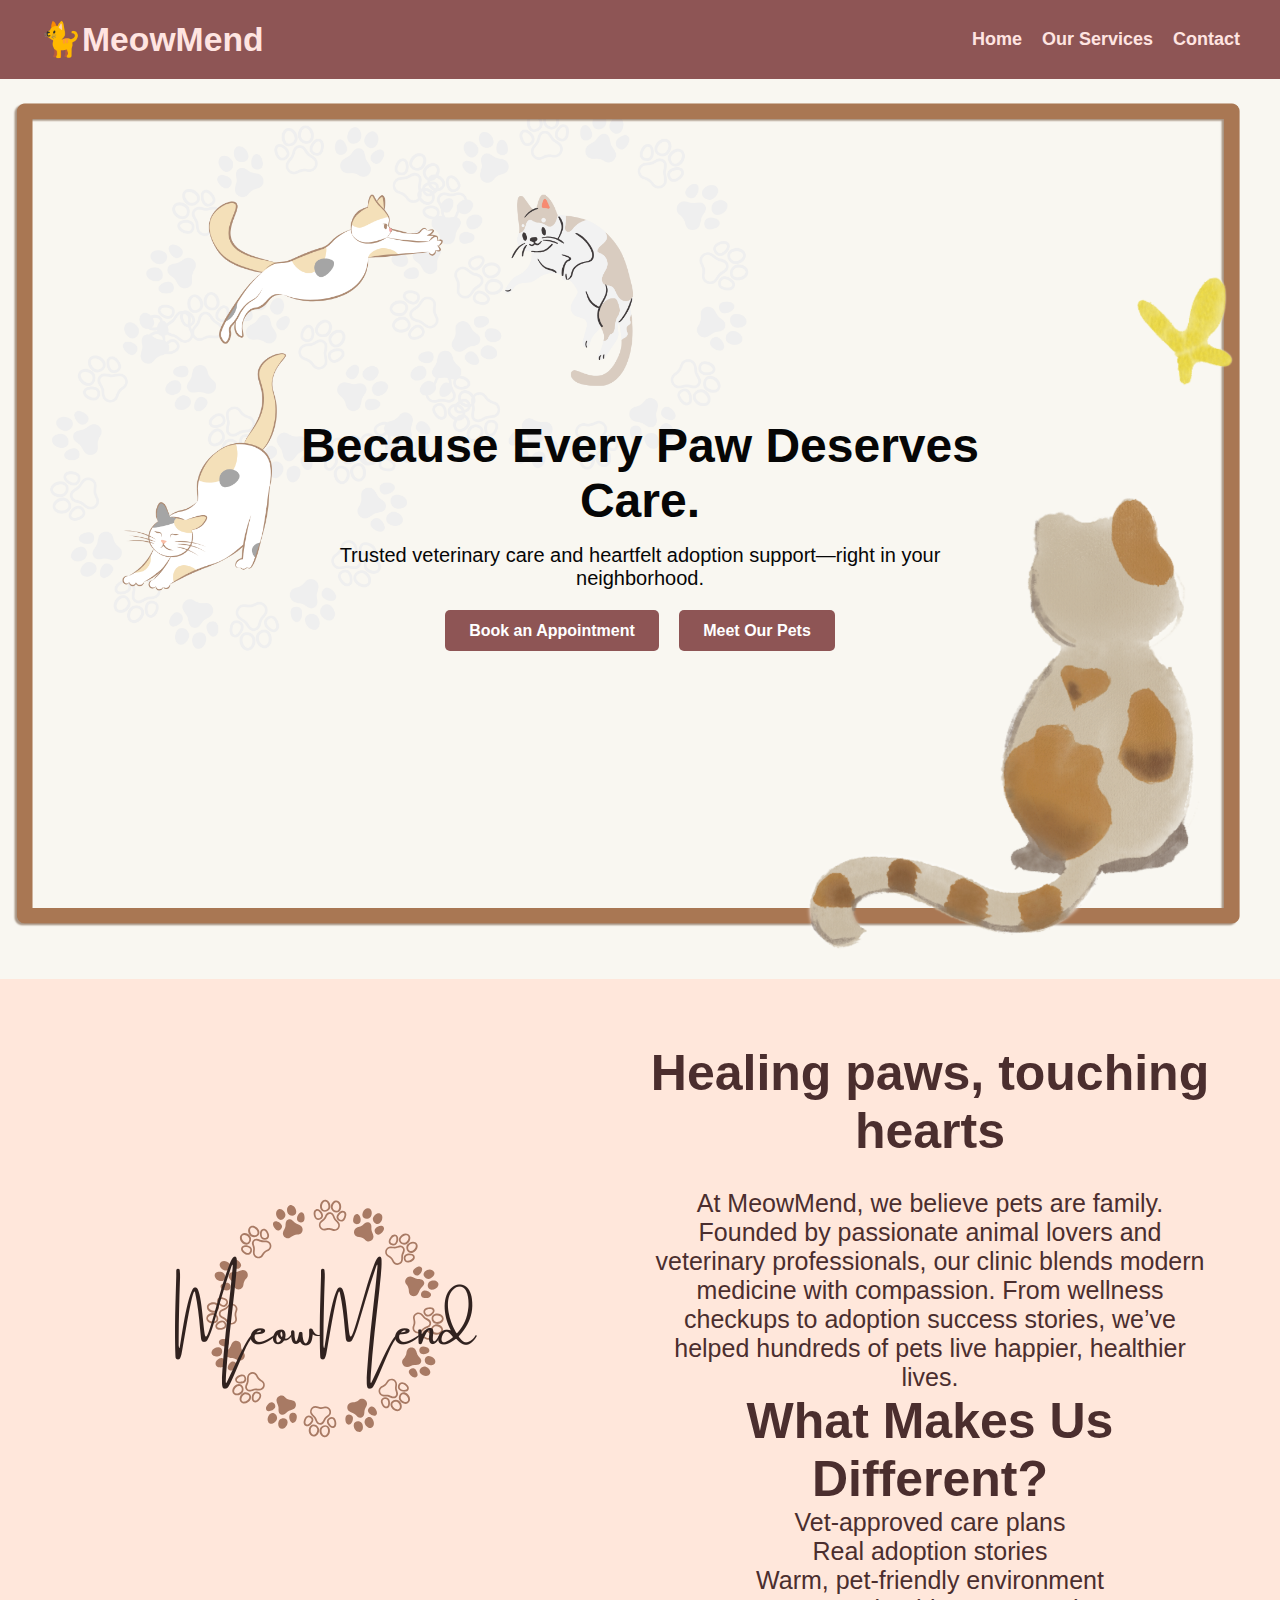
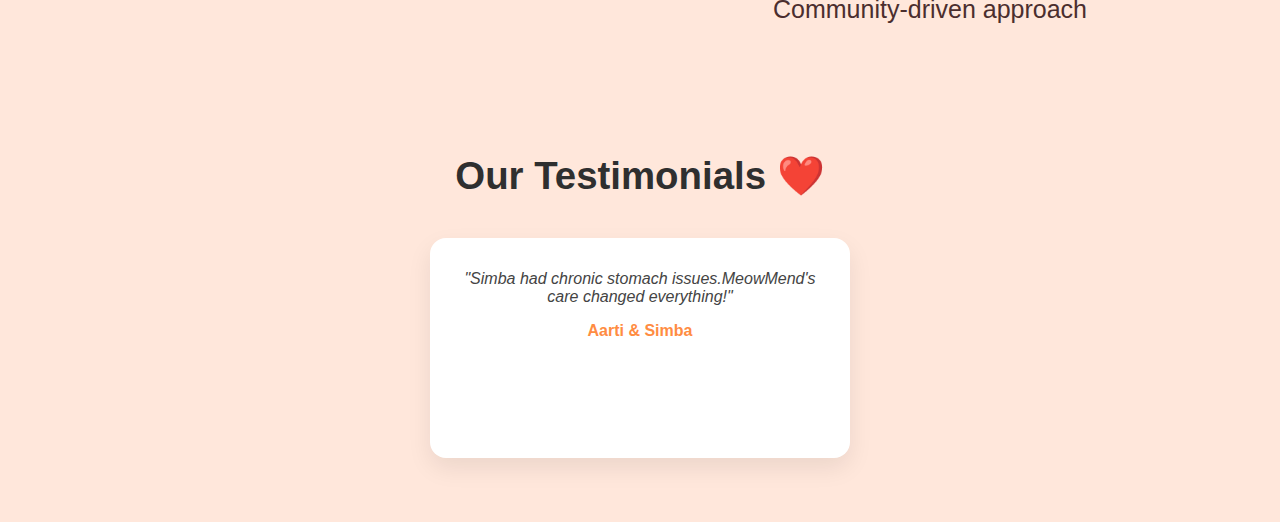
<file: index.html>
<!DOCTYPE html>
<html lang="en">
<head>
    <meta charset="UTF-8" />
    <meta name="viewport" content="width=device-width, initial-scale=1.0" />
    <title>🐈MeowMend</title>
    <link rel="stylesheet" href="styles.css">
</head>
<body>
    <header>
        <div class="logo"><h3>🐈MeowMend</h3></div>
        <nav>
            <ul>
                <li><a href="index.html" >Home</a></li>
                <li><a href="Service.html" target="_blank">Our Services</a></li>
                <!--<li><a href="adoption.html">Adoptation</a></li>-->
                <li><a href="contactus.html" target="_blank">Contact</a></li>
                <!--<li><a href="Aboutus.html">About Us</a></li>-->
            </ul>
        </nav>
    </header>
    <section class="hero">
    <div class="hero-content">
      <h1>Because Every Paw Deserves Care.</h1>
      <p>Trusted veterinary care and heartfelt adoption support—right in your neighborhood.</p>
      <div class="hero-buttons">
        <a href="appointment.html" target="_blank">Book an Appointment</a>
        <a href="adoption.html" target="_blank">Meet Our Pets</a>
      </div>
    </div>
  </section>
   <section class="about">
        <div class="about-content"></div>
        <div class="about-image">
          <img src="Logo.png" alt="shop_logo">
          </div>
          <div class="about-text">
            <h1>Healing paws, touching hearts</h1><br>
            <p>At MeowMend, we believe pets are family. Founded by passionate animal lovers and veterinary professionals, our clinic blends modern medicine with compassion. From wellness checkups to adoption success stories, we’ve helped hundreds of pets live happier, healthier lives.</p>
            <h1>What Makes Us Different?</h1>
            <ul>
                <li>Vet-approved care plans</li>
                <li>Real adoption stories</li>
                <li>Warm, pet-friendly environment</li>
                <li>Community-driven approach</li>
            </ul>
          </div>
    </section>
    <section class="testimonial-section">
    <h1 class="testimonial-title">Our Testimonials ❤️</h1>
    <div class="carousel-container">
      <div class="carousel-track">
        <div class="testimonial">
      <p>"Simba had chronic stomach issues.MeowMend's care changed everything!"</p>
      <div class="author">Aarti & Simba</div>
    </div>
    <div class="testimonial">
      <p>"Adopting Luna was seamless. She found her forever home and we found joy."</p>
      <div class="author">Jay & Luna</div>
    </div>
    <div class="testimonial">
      <p>"Mochi was anxious, but the gentle staff made her feel safe. Love this place!"</p>
      <div class="author">Nisha & Mochi</div>
    </div>
    <div class="testimonial">
      <p>"Our go-to clinic for Bubbles! Friendly, professional, and trustworthy."</p>
      <div class="author">Raghav & Bubbles</div>
    </div>
  </div>
</div>
</section>
</body>
</html>
</file>
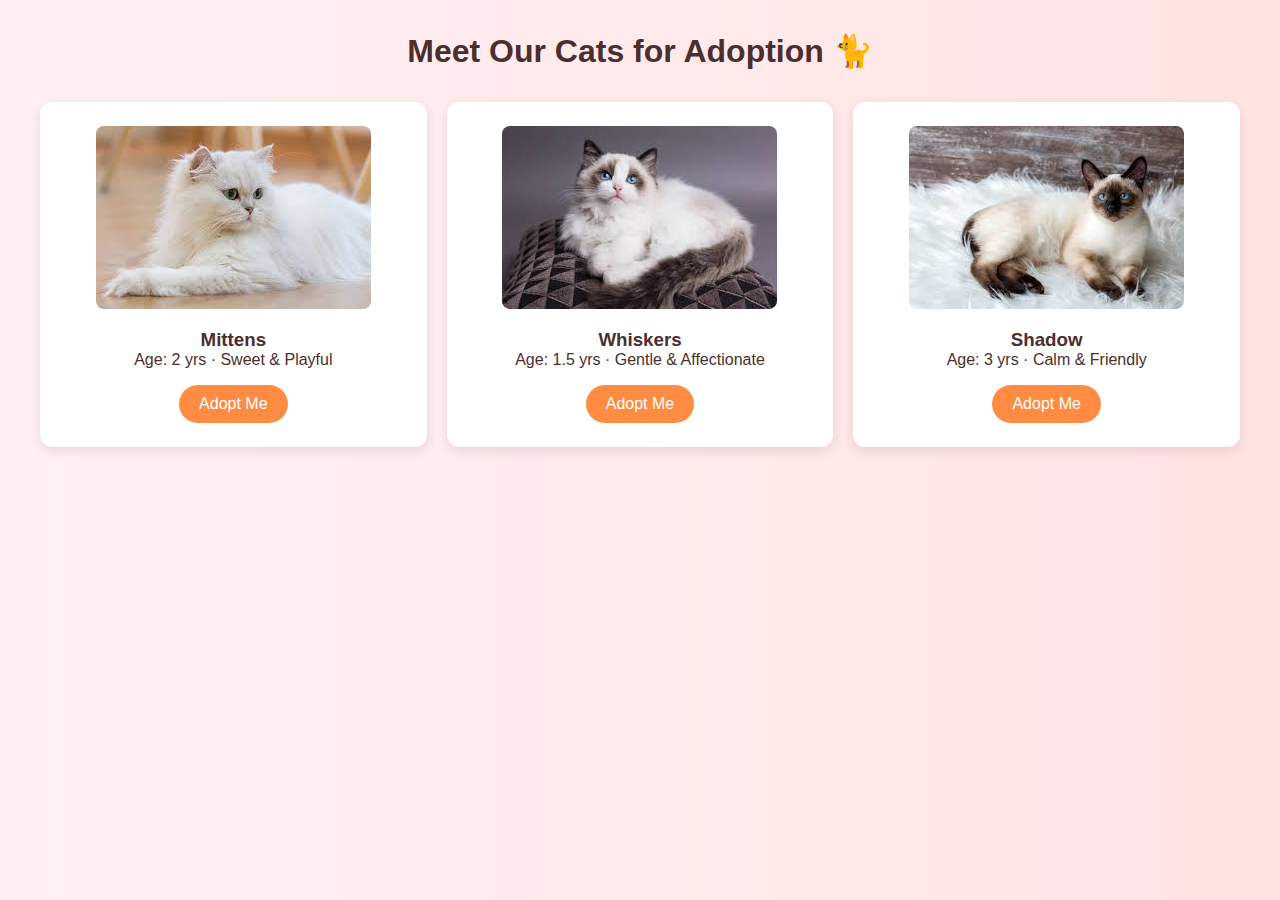
<file: adoption.html>
<!DOCTYPE html>
<html lang="en">

<head>
    <meta charset="UTF-8" />
    <meta name="viewport" content="width=device-width, initial-scale=1" />
    <title>Adopt a Cat - MeowMend</title>
    <link rel="stylesheet" href="styles.css" />
</head>

<body class="pet-style">
    <h1 class="text-center mt-2">Meet Our Cats for Adoption 🐈</h1>
    <section class="grid-3 mt-2 container">
        <div class="card bg-light">
            <img src="img1.jpg" alt="Mittens" />
            <h3>Mittens</h3>
            <p>Age: 2 yrs · Sweet & Playful</p>
            <button class="btn">Adopt Me</button>
        </div>
        <div class="card bg-light">
            <img src="img2.jpg" alt="Whiskers" />
            <h3>Whiskers</h3>
            <p>Age: 1.5 yrs · Gentle & Affectionate</p>
            <button class="btn">Adopt Me</button>
        </div>
        <div class="card bg-light">
            <img src="img3.jpg" alt="Shadow" />
            <h3>Shadow</h3>
            <p>Age: 3 yrs · Calm & Friendly</p>
            <button class="btn">Adopt Me</button>
        </div>
    </section>
</body>

</html>
</file>
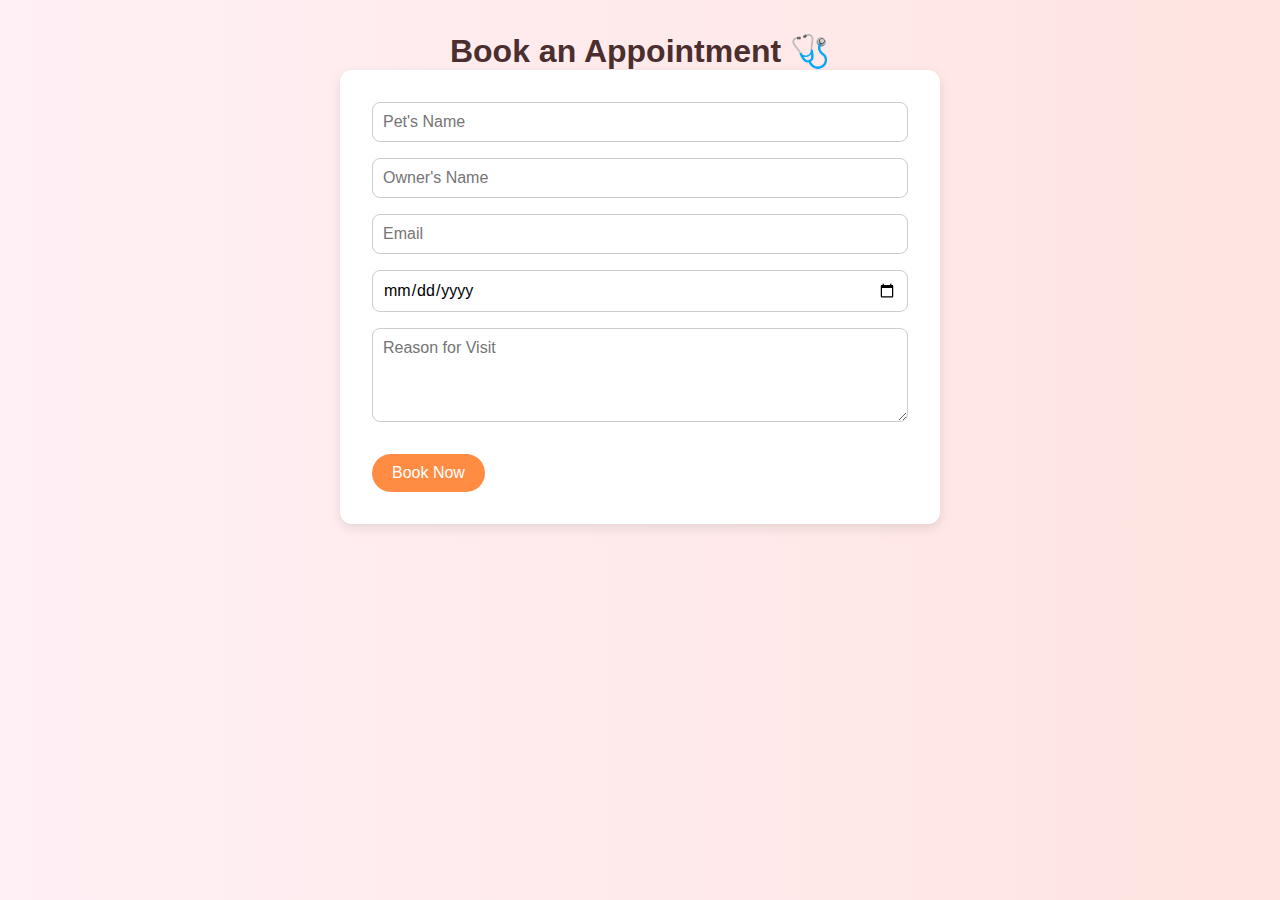
<file: appointment.html>
<!DOCTYPE html>
<html lang="en">

<head>
    <meta charset="UTF-8" />
    <meta name="viewport" content="width=device-width, initial-scale=1" />
    <title>Book Appointment - MeowMend</title>
    <link rel="stylesheet" href="styles.css" />
</head>

<body class="pet-style">
    <h1 class="text-center mt-2">Book an Appointment 🩺</h1>
    <div class="container-minimal">
        <form>
            <input type="text" placeholder="Pet's Name" required />
            <input type="text" placeholder="Owner's Name" required />
            <input type="email" placeholder="Email" required />
            <input type="date" required />
            <textarea placeholder="Reason for Visit" rows="4"></textarea>
            <button type="submit" class="btn mt-1">Book Now</button>
        </form>
    </div>
</body>

</html>
</file>
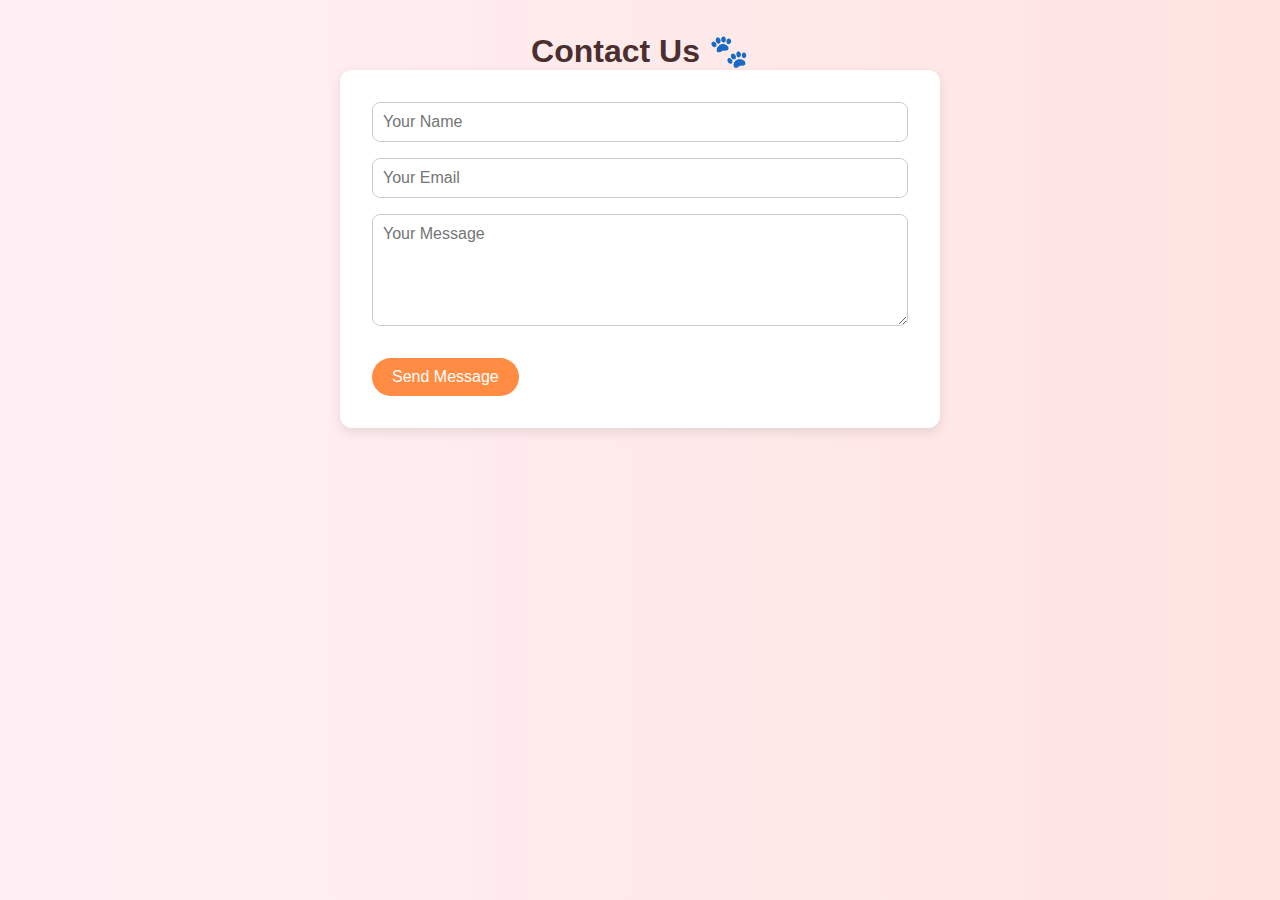
<file: contactus.html>
<!DOCTYPE html>
<html lang="en">

<head>
    <meta charset="UTF-8" />
    <meta name="viewport" content="width=device-width, initial-scale=1" />
    <title>Contact Us - MeowMend</title>
    <link rel="stylesheet" href="styles.css" />
</head>

<body class="pet-style">
    <h1 class="text-center mt-2">Contact Us 🐾</h1>
    <div class="container-minimal">
        <form>
            <input type="text" placeholder="Your Name" required />
            <input type="email" placeholder="Your Email" required />
            <textarea placeholder="Your Message" rows="5"></textarea>
            <button type="submit" class="btn mt-1">Send Message</button>
        </form>
    </div>
</body>

</html>
</file>
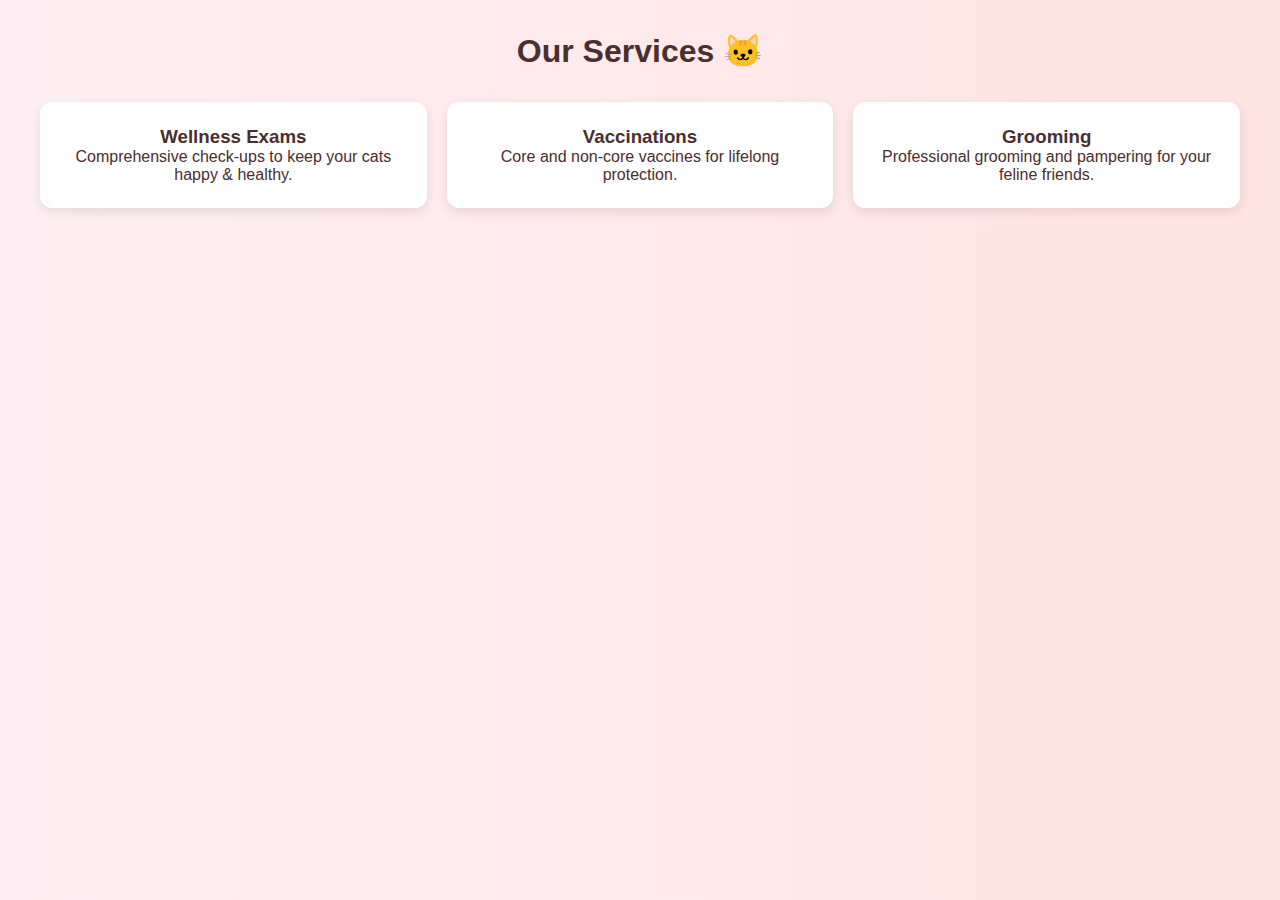
<file: Service.html>
<!DOCTYPE html>
<html lang="en">

<head>
    <meta charset="UTF-8" />
    <meta name="viewport" content="width=device-width, initial-scale=1" />
    <title>Our Services - MeowMend</title>
    <link rel="stylesheet" href="styles.css" />
</head>

<body class="pet-style">
    <h1 class="text-center mt-2">Our Services 🐱</h1>
    <section class="grid-3 mt-2 container">
        <div class="card bg-light">
            <h3>Wellness Exams</h3>
            <p>Comprehensive check-ups to keep your cats happy & healthy.</p>
        </div>
        <div class="card bg-light">
            <h3>Vaccinations</h3>
            <p>Core and non-core vaccines for lifelong protection.</p>
        </div>
        <div class="card bg-light">
            <h3>Grooming</h3>
            <p>Professional grooming and pampering for your feline friends.</p>
        </div>
    </section>
</body>

</html>
</file>
<file: styles.css>
* {
    margin: 0;
    padding: 0;
    box-sizing: border-box;
    font-family: 'Comic Sans MS', cursive, sans-serif;
  }
  
  body {
    background: linear-gradient(to right, #fff0f5, #ffe4e1);
    color: #4b2e2e;
    background-color:#ffe7db;
  }
  
  header {
    display: flex;
    justify-content: space-between;
    align-items: center;
    padding: 20px 40px;
    background-color: #8e5555;
    box-shadow: 0 4px 6px rgba(0,0,0,0.1);
    color: #ffe4e1;
  }
  
  .logo {
    font-size: 1.8rem;
    font-weight: bold;
  }
  
  nav ul {
    display: flex;
    list-style: none;
    gap: 20px;
  }
  
  nav a {
    text-decoration: none;
    color:#ffe4e1 ;
    font-weight: bold;
    font-size: large;
    transition: all 0.3s ease;
  }

  nav a:hover {
    color:#51211b;
    transform: scale(1.08);
  }
  .hero {
      display: flex;
      flex-direction: column;
      justify-content: center;
      align-items: center;
      text-align: center;
      padding: 4rem 2rem;
      background: url('hero.png') no-repeat center center/cover;
      height: 100vh;
      color: #060606;
      position: relative;
    }

    .hero::after {
      content: "";
      position: absolute;
      top: 0; left: 0; width: 100%; height: 100%;
      /*background-color: rgba(0, 0, 0, 0.5);/* Dark overlay for contrast */
      z-index: 1;
    }

    .hero-content {
      z-index: 2;
      max-width: 700px;
    }

    .hero h1 {
      font-size: 3rem;
      margin-bottom: 1rem;
    }

    .hero p {
      font-size: 1.25rem;
      margin-bottom: 2rem;
    }

    .hero-buttons a {
      text-decoration: none;
      padding: 0.75rem 1.5rem;
      margin: 0 0.5rem;
      border-radius: 5px;
      background-color:#8e5555;
      color: white;
      font-weight: bold;
      transition: background 0.3s ease;
    }

    .hero-buttons a:hover {
      background-color: #ad6565;
    }

    @media (max-width: 768px) {
      .hero h1 {
        font-size: 2.2rem;
      }

      .hero p {
        font-size: 1rem;
      }
    }
 .about {
    display: flex;
    justify-content: space-between;
    align-items: center;
    padding: 50px;
    background-color:#ffe7db;
  }
  .about li{
    list-style: none;
  }
  .about-image img {
    width: 100%;
    max-width: 500px;
    height: auto;
  }
  
  .about-text {
    max-width: 600px;
    margin-left: 30px;
    font-size: 25px;
    text-align: center;
    padding: 15px;
  }
  /*testimonial*/
  .testimonial-section {
  position: relative;
  z-index: 1;
  display: flex;
  flex-direction: column;
  align-items: center;
  padding: 4rem 1rem;
  background-color:#ffe7db;
}

.testimonial-title {
  font-size: 2.4rem;
  margin-bottom: 2.5rem;
  text-align: center;
  color: #2f2f2f;
}

.carousel-container {
  width: 90%;
  max-width: 420px;
  height: 220px;
  overflow: hidden;
  background: white;
  border-radius: 16px;
  box-shadow: 0 10px 25px rgba(0, 0, 0, 0.08);
}

.carousel-track {
  display: flex;
  flex-direction: column;
  animation: slideUp 20s infinite;
}

.testimonial {
  padding: 2rem;
  text-align: center;
  flex-shrink: 0;
  height: 220px;
  box-sizing: border-box;
}

.testimonial p {
  font-style: italic;
  color: #444;
  font-size: 1rem;
  margin-bottom: 1rem;
}

.testimonial .author {
  font-weight: bold;
  color: #FF8C42;
}

/* Animation */
@keyframes slideUp {
  0% { transform: translateY(0); }
  20% { transform: translateY(0); }

  25% { transform: translateY(-220px); }
  45% { transform: translateY(-220px); }

  50% { transform: translateY(-440px); }
  70% { transform: translateY(-440px); }

  75% { transform: translateY(-660px); }
  95% { transform: translateY(-660px); }

  100% { transform: translateY(0); }
}
/* CONTAINER FOR FORMS & SECTIONS */
.container-minimal {
  max-width: 600px;
  margin: auto;
  padding: 2rem;
  background: #fff;
  border-radius: 12px;
  box-shadow: 0 4px 12px rgba(0, 0, 0, 0.1);
}

/* GRID LAYOUT FOR SERVICES & ADOPTION */
.grid-3 {
  display: grid;
  padding: auto;
  grid-template-columns: repeat(3, 1fr);
  gap: 20px;
  max-width: 1200px;
  margin: auto;
  justify-content: center;
  align-items: center;
}

@media (max-width: 768px) {
  .grid-3 {
    grid-template-columns: 1fr;
  }
}
/* TEXT UTILITIES */
.text-center {
  text-align: center;
}

.mt-2 {
  margin-top: 2rem;
}
/* CARD STYLE */
.card {
  background: #fff;
  padding: 1.5rem;
  border-radius: 12px;
  box-shadow: 0 4px 12px rgba(0, 0, 0, 0.1);
  text-align: center;
  transition: transform 0.3s;
}

.card:hover {
  transform: scale(1.03);
}

.card img {
  max-width: 100%;
  border-radius: 8px;
  margin-bottom: 1rem;
}

/* BUTTONS */
.btn {
  display: inline-block;
  padding: 10px 20px;
  background-color: #ff8c42;
  color: white;
  border: none;
  border-radius: 20px;
  cursor: pointer;
  font-size: 1rem;
  margin-top: 1rem;
  transition: background 0.3s ease;
  text-decoration: none;
}

.btn:hover {
  background-color: #e57c30;
}

/* FORMS */
form input,
form textarea {
  width: 100%;
  padding: 10px;
  margin-bottom: 1rem;
  font-size: 1rem;
  border: 1px solid #ccc;
  border-radius: 8px;
  display: block;
}

form input:focus,
form textarea:focus {
  outline: none;
  border-color: #ff8c42;
  box-shadow: 0 0 4px rgba(255, 140, 66, 0.5);
}
</file>
